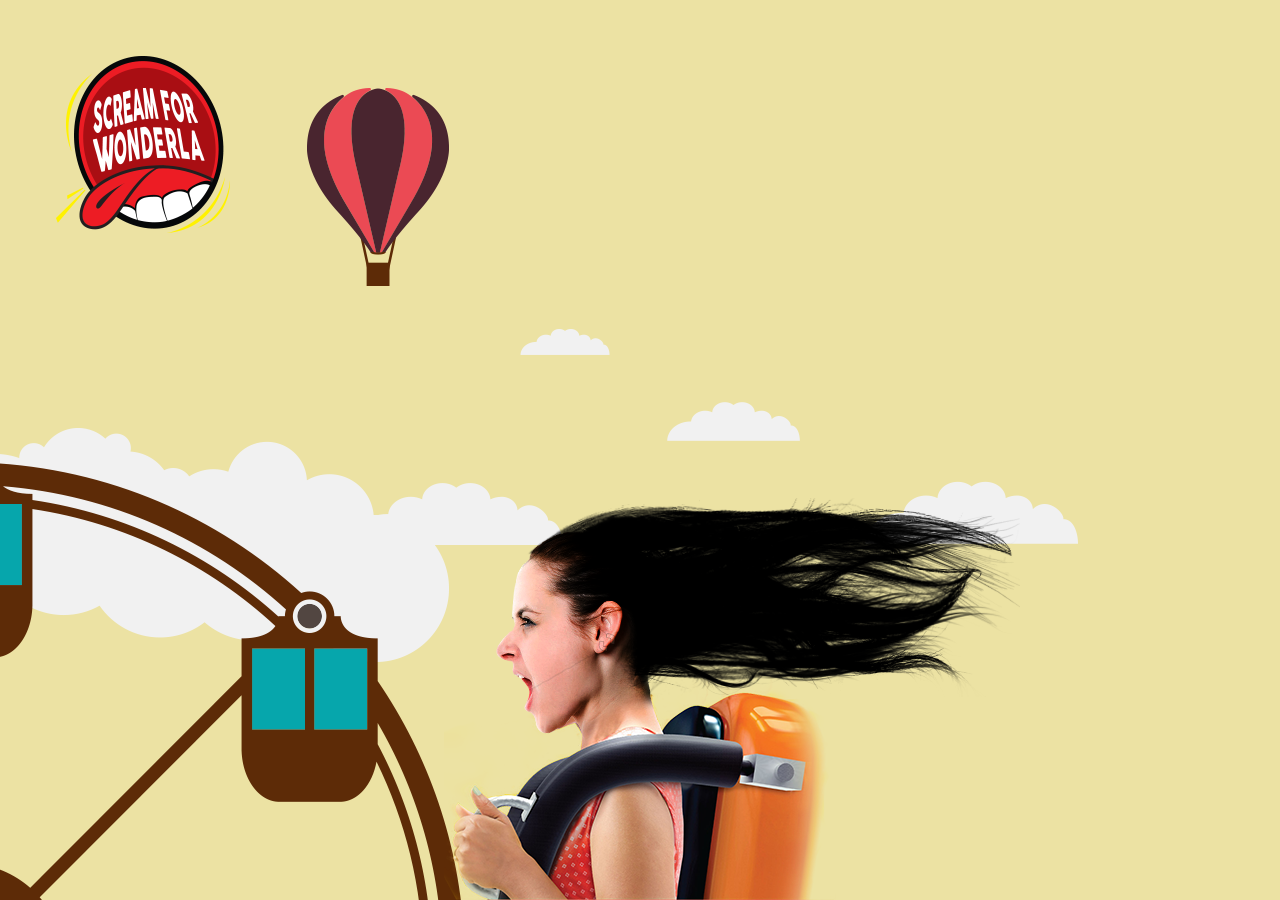
<file: index.html>
<!DOCTYPE html>
<html>

<head>
	<meta http-equiv="Content-Type" content="text/html; charset=utf-8" />
	<title>Scream for Wonderla</title>
	<meta name="viewport" content="width=device-width, initial-scale=1, user-scalable=no">
    <link rel="stylesheet" type="text/css" href="css/animate.css" />
    <link rel="stylesheet" type="text/css" href="css/main.css" />

    <link href='https://fonts.googleapis.com/css?family=Bitter:400,400italic,700' rel='stylesheet' type='text/css'>
    
</head>
<body>

<div class="main screen_height">
    <img id="hidbg" src="images/bg.png" style="opacity:0;" />
    <div class="big_bg"></div>
    <div class="girl"></div>
    <div class="hairwrap">
        <div class="hair hair1"></div>
        <div class="hair hair2"></div>
        <div class="hair hair3"></div>
    </div>
    <a class="logo">
        <img src="images/scream_logo.png">
    </a>
</div>
<!--<audio src="assets/demo.mp3" class="screamaud" autoplay ></audio>    -->

    
<script src="js/jquery-1.11.1.min.js"></script> 
<script src="js/common.js"></script> 
    
    
</body>
</html>
</file>
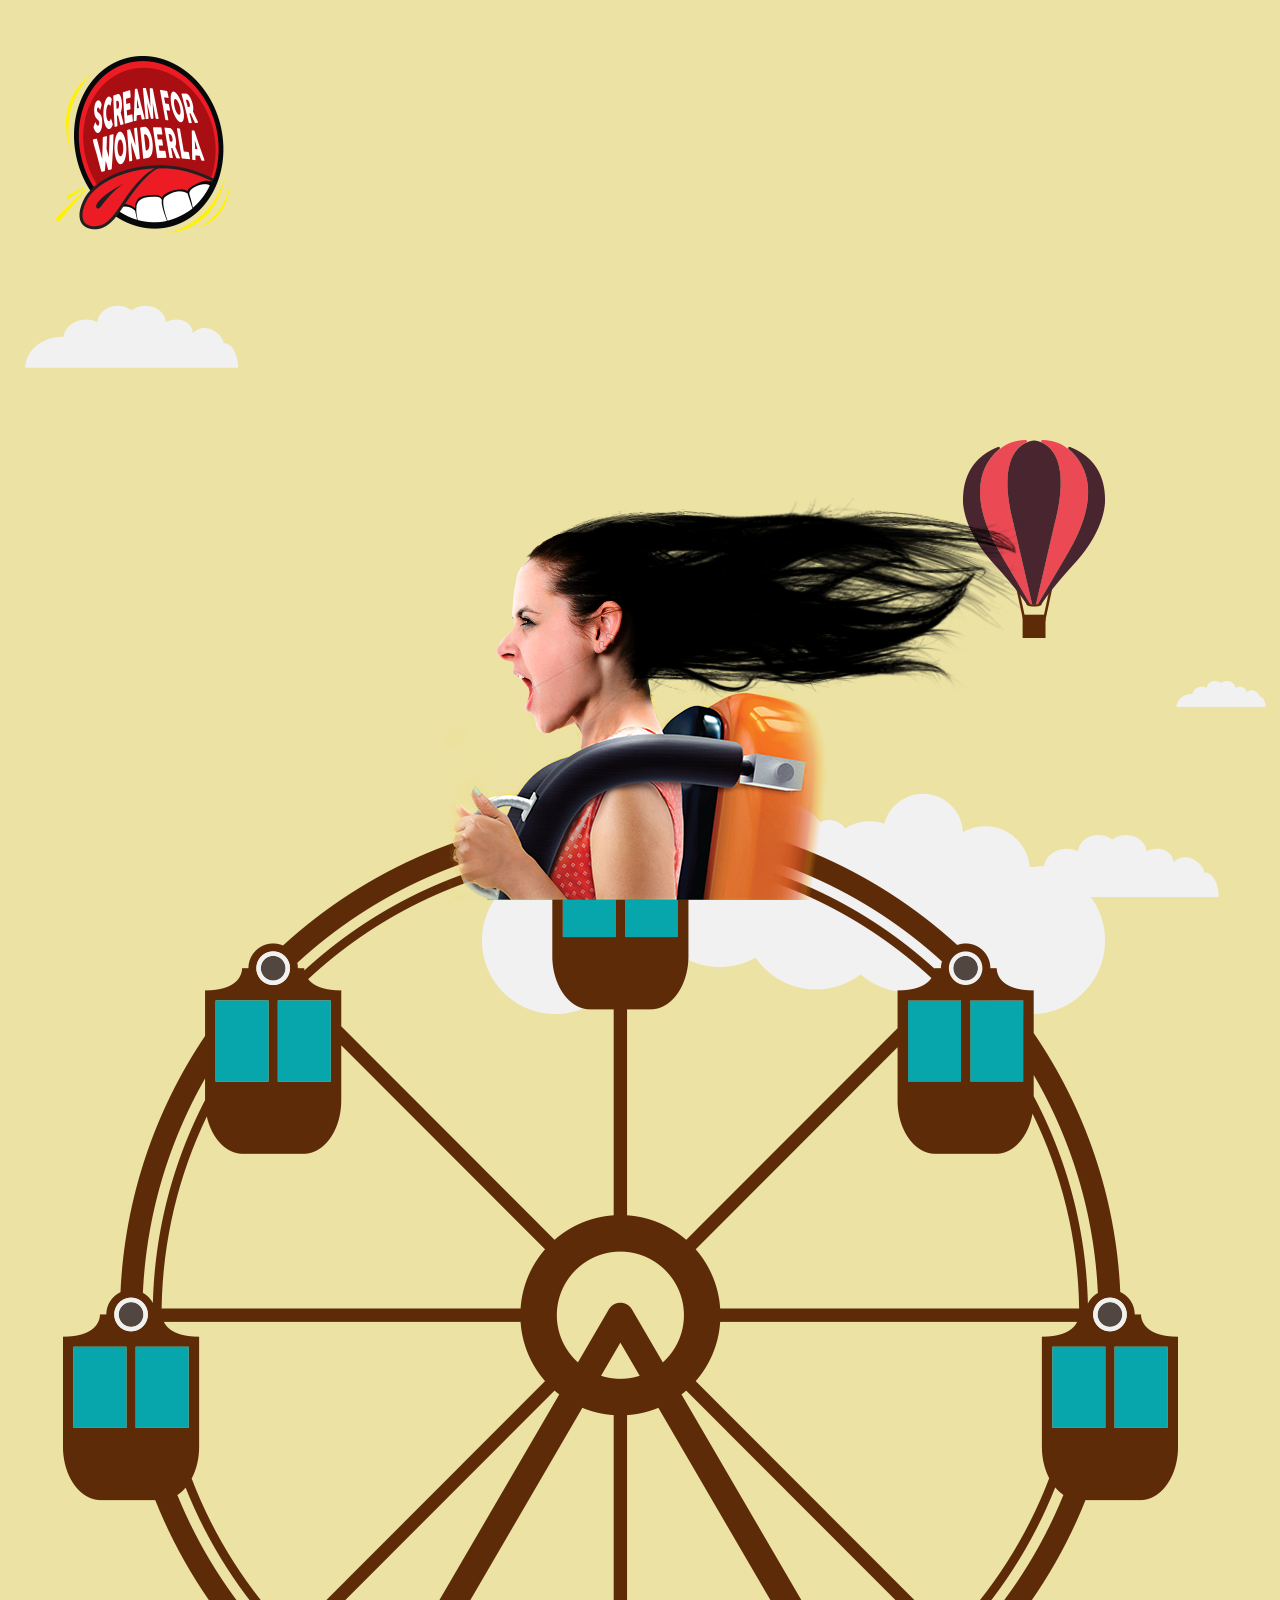
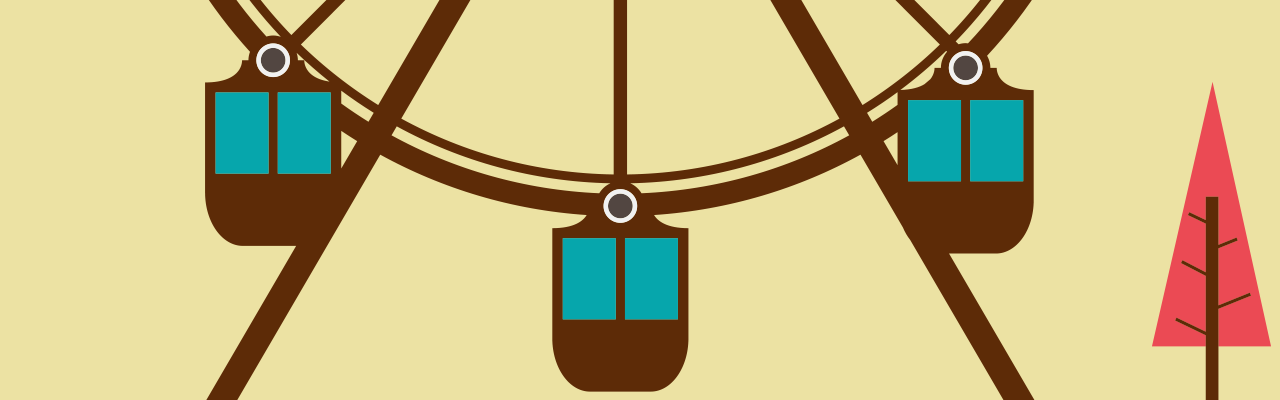
<file: wonderla/index.html>
<!DOCTYPE html>
<html>

<head>
	<meta http-equiv="Content-Type" content="text/html; charset=utf-8" />
	<title>Scream for Wonderla</title>
	<meta name="viewport" content="width=device-width, initial-scale=1, user-scalable=no">
    <link rel="stylesheet" type="text/css" href="css/animate.css" />
    <link rel="stylesheet" type="text/css" href="css/main.css" />

    <link href='https://fonts.googleapis.com/css?family=Bitter:400,400italic,700' rel='stylesheet' type='text/css'>
    
</head>
<body>




<div class="main screen_height">
    <!--<div class="big_bg"></div>-->
    <div id="findImage" class="big_bg" style="overflow:hidden;" >
		<!-- <img id="avatar" src="images/bg.png" style="position:absolute;overflow:hidden;" /> -->
        <div id="avatar" style="position:absolute;height:100%;width:100%">
            <img id="avatar1" src="images/bg.png" style="position:absolute;overflow:hidden;" />
            <img id="avatar2" src="images/bg.png" style="position:absolute;left:100%;overflow:hidden;" />
        </div>
	</div>
    

    <div class="girl"></div>
    <div class="hairwrap">
        <div class="hair hair1"></div>
        <div class="hair hair2"></div>
        <div class="hair hair3"></div>
    </div>
    <a class="logo">
        <img src="images/scream_logo.png">
    </a>
</div>
<!--<audio src="assets/demo.mp3" class="screamaud" autoplay ></audio>    -->

    
<script src="js/jquery-1.11.1.min.js"></script> 
<script src="js/common.js"></script> 
    
    
</body>
</html>
</file>
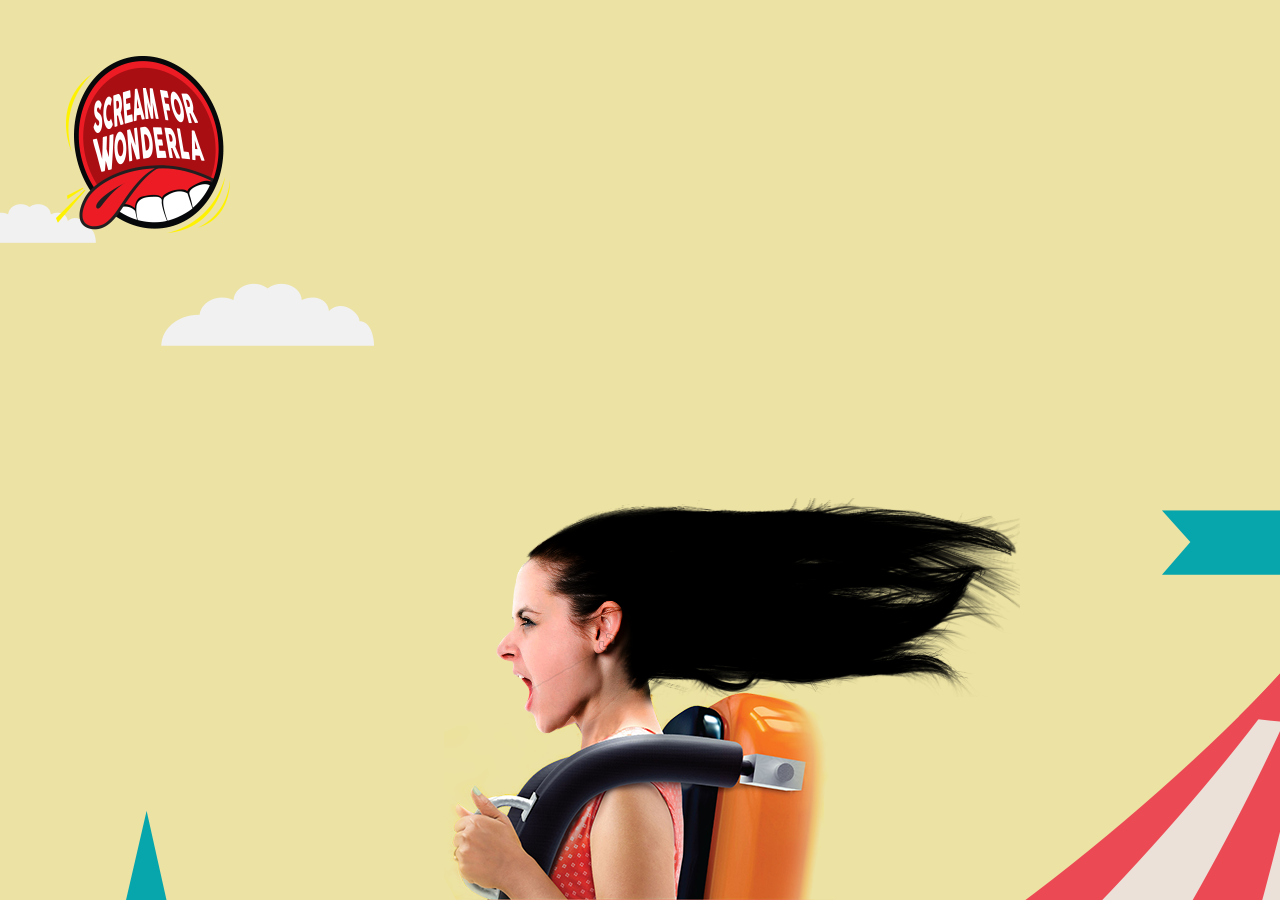
<file: front.html>
<!DOCTYPE html>
<html>

<head>
	<meta http-equiv="Content-Type" content="text/html; charset=utf-8" />
	<title>Scream for Wonderla</title>
	<meta name="viewport" content="width=device-width, initial-scale=1, user-scalable=no">
    <link rel="stylesheet" type="text/css" href="css/animate.css" />
    <link rel="stylesheet" type="text/css" href="css/main.css" />

    <link href='https://fonts.googleapis.com/css?family=Bitter:400,400italic,700' rel='stylesheet' type='text/css'>
    
</head>
<body>

<div class="main screen_height">
    <div class="big_bg"></div>
    <div class="girl"></div>
    <div class="hair hair1"></div>
    <div class="hair hair2"></div>
    <div class="hair hair3"></div>
    <a class="logo">
        <img src="images/scream_logo.png">
    </a>
</div>
<!--<audio src="assets/demo.mp3" class="screamaud" autoplay ></audio>    -->

    
<script src="js/jquery-1.11.1.min.js"></script> 
<script src="js/common.js"></script> 
    
    
</body>
</html>
</file>
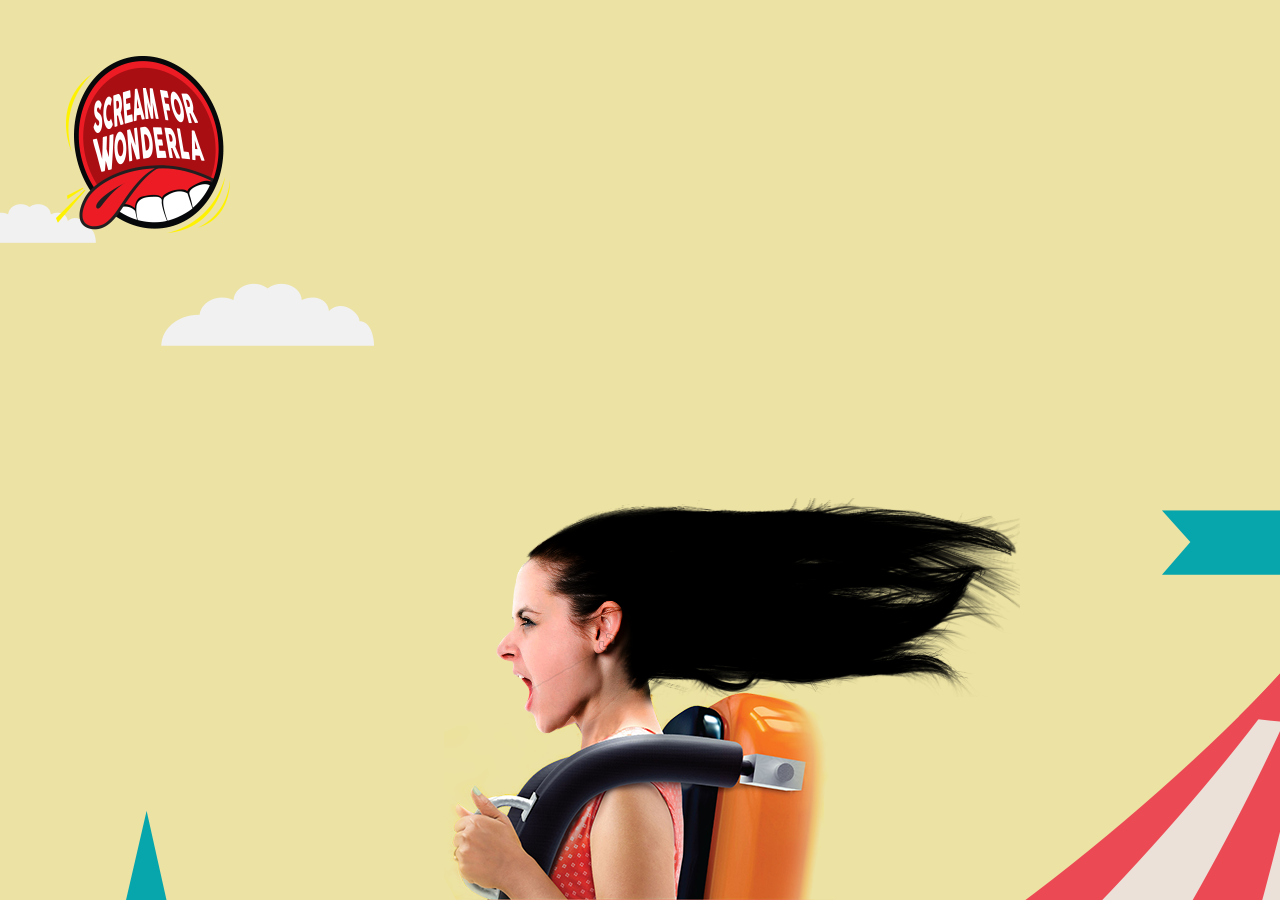
<file: mob.html>
<!DOCTYPE html>
<html>

<head>
	<meta http-equiv="Content-Type" content="text/html; charset=utf-8" />
	<title>Scream for Wonderla</title>
	<meta name="viewport" content="width=device-width, initial-scale=1, user-scalable=no">
    <link rel="stylesheet" type="text/css" href="css/animate.css" />
    <link rel="stylesheet" type="text/css" href="css/main.css" />

    <link href='https://fonts.googleapis.com/css?family=Bitter:400,400italic,700' rel='stylesheet' type='text/css'>
    
</head>
<body>

<div class="main screen_height">
    <div class="big_bg"></div>
    <div class="girl"></div>
    <div class="hairwrap">
        <div class="hair hair1"></div>
        <div class="hair hair2"></div>
        <div class="hair hair3"></div>
    </div>
    <a class="logo">
        <img src="images/scream_logo.png">
    </a>
</div>
<!--<audio src="assets/demo.mp3" class="screamaud" autoplay ></audio>    -->

    
<script src="js/jquery-1.11.1.min.js"></script> 
<script src="js/common.js"></script> 
<script src="js/mobile.js"></script> 

    
    
</body>
</html>
</file>
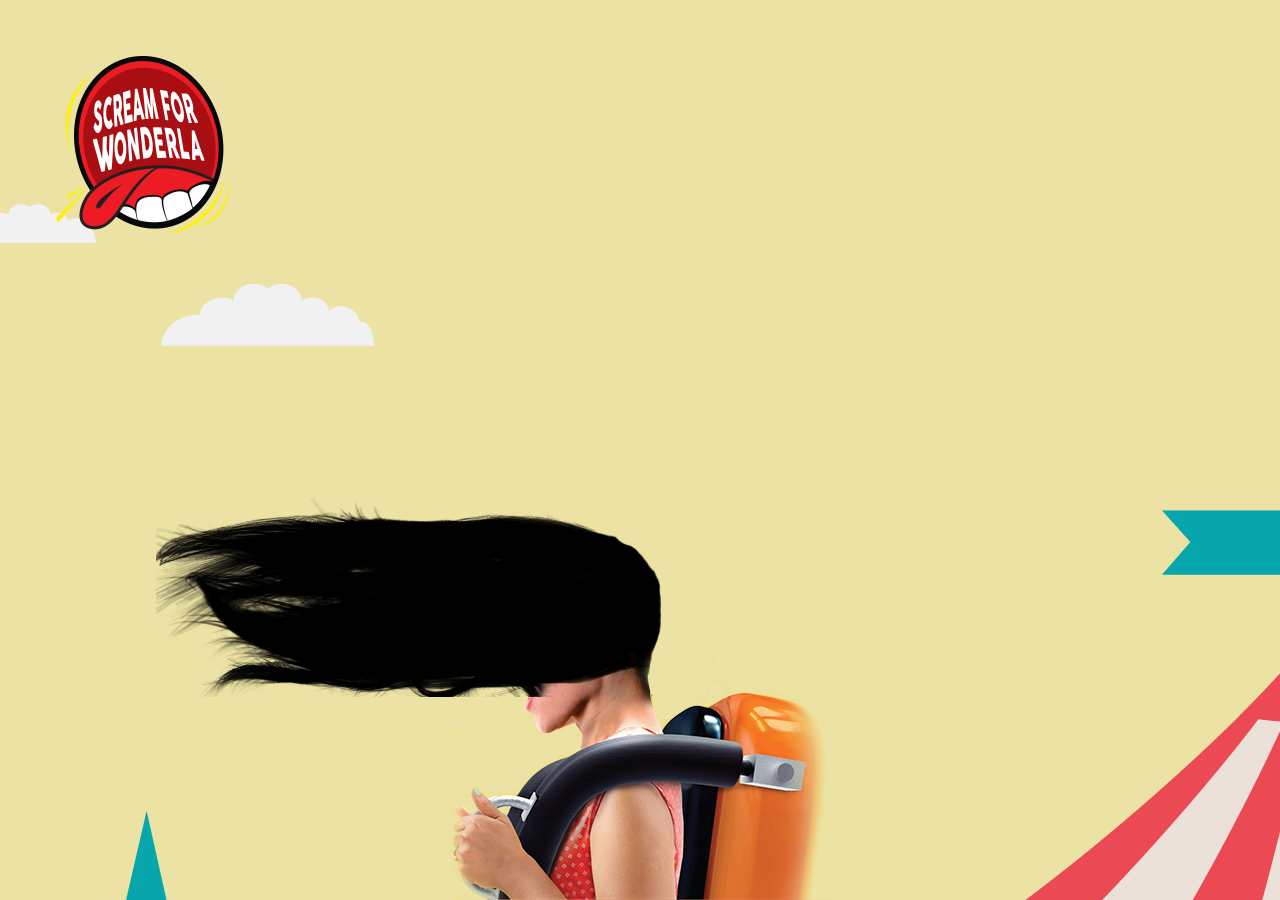
<file: reverse.html>
<!DOCTYPE html>
<html>

<head>
	<meta http-equiv="Content-Type" content="text/html; charset=utf-8" />
	<title>Scream for Wonderla</title>
	<meta name="viewport" content="width=device-width, initial-scale=1, user-scalable=no">
    <link rel="stylesheet" type="text/css" href="css/animate.css" />
    <link rel="stylesheet" type="text/css" href="css/main.css" />

    <link href='https://fonts.googleapis.com/css?family=Bitter:400,400italic,700' rel='stylesheet' type='text/css'>
    <style>
    .hair{margin: 0 0 0 -484px;}
    .hair1{background-position: -57px -960px;}
    .hair2{background-position: -57px -1266px;}
    .hair3{ background-position: -57px -1567px;}
    </style>    
</head>
<body>

<div class="main screen_height">
    <div class="big_bg"></div>
    <div class="girl"></div>
    <div class="hair hair1"></div>
    <div class="hair hair2"></div>
    <div class="hair hair3"></div>
    <a class="logo"> 
        <img src="images/scream_logo.png">
    </a>
</div>
<!--<audio src="assets/demo.mp3" class="screamaud" autoplay ></audio>    -->

    
<script src="js/jquery-1.11.1.min.js"></script> 
<script src="js/common.js"></script> 
    
    
</body>
</html>
</file>
<file: css/main.css>
*, *:after, *:before { -webkit-box-sizing: border-box; -moz-box-sizing: border-box; box-sizing: border-box; }
body, html { font-size: 100%; padding: 0; margin: 0;}
.clearfix:before, .clearfix:after { content: " "; display: table; }
.clearfix:after { clear: both; }

body {
	font-family: 'Oldenburg', cursive;
	color: #777;
	font-size: 16px;
	line-height: 1.6;
}

a {
	color: #539f10;
	text-decoration: none;
}

a:hover,
a:active {
	color: #111;
}

p{
    font-size: 18px;
    line-height: 28px;
}




html{
    height: 100%;
}
body{
    background-color: #ece2a3;
    height: 100%;
    font-family: 'Oldenburg', cursive;
    -webkit-font-smoothing: antialiased;
	-moz-osx-font-smoothing: grayscale;
}
.big_bg{
    background-image: url(../images/bg.png);
    width: 4000px;
    height: 2000px;
    position: absolute;
    z-index: 0;
    left: 50%;
    top: 50%;
    margin: -1000px 0 0 -2000px;
    background-repeat: repeat no-repeat;
    /*animation: bgchange 5s alternate infinite;
    -moz-animation: bgchange 5s alternate infinite;
    -webkit-animation: bgchange 5s alternate infinite;
    -o-animation: bgchange 5s alternate infinite;*/
}

.girl{
    width: 392px;
    height: 413px;
    position: absolute;
    bottom: 0;
    left: 50%;
    margin: 0 0 0 -196px;
    z-index: 1000;
    background-image: url(../images/girl.png);
}
.hair{
    width: 494px;
    height: 199px;
    position: absolute;
    bottom: 203px;
    left: 50%;
    z-index: 1000;
    background-image: url(../sprites.png);
    margin: 0 0 0 -114px;
    /*background-color: rgba(255,0,0,0.3);*/
    /*animation: hair 0.02s infinite;*/
    background-position: -57px -69px;
    transform-origin :left;
}
.hair1{background-position: -57px -63px;}

.hair2{background-position: -57px -366px;}

.hair3{ background-position: -57px -666px;}


.reverse .hair{ transform-origin :right;
    margin: 0 0 0 -484px;}
.reverse .hair1{background-position: -57px -960px;}
.reverse .hair2{background-position: -57px -1266px;}
.reverse .hair3{ background-position: -57px -1567px;}

@keyframes bgchange{
    0%{background-position: 0px 0px;}
    100%{background-position: 4000px 0px ;}
}
@-webkit-keyframes bgchange{
    0%{background-position: 0px 0px;}
    100%{background-position: 4000px 0px ;}
}
@-moz-keyframes bgchange{
    0%{background-position: 0px 0px;}
    100%{background-position: 4000px 0px ;}
}
@-o-keyframes bgchange{
    0%{background-position: 0px 0px;}
    100%{background-position: 4000px 0px ;}
}



.logo{
    width: 192px;
    height: 193px;
    position: absolute;
    top: 50px;
    left: 50px;
}
.logo img{
    display: block;
}
.main{
    overflow: hidden;
    position: relative;
}
</file>
<file: wonderla/css/main.css>
*, *:after, *:before { -webkit-box-sizing: border-box; -moz-box-sizing: border-box; box-sizing: border-box; }
body, html { font-size: 100%; padding: 0; margin: 0;}
.clearfix:before, .clearfix:after { content: " "; display: table; }
.clearfix:after { clear: both; }

body {
	font-family: 'Oldenburg', cursive;
	color: #777;
	font-size: 16px;
	line-height: 1.6;
    overflow: hidden;
}

a {
	color: #539f10;
	text-decoration: none;
}

a:hover,
a:active {
	color: #111;
}

p{
    font-size: 18px;
    line-height: 28px;
}




html{
    height: 100%;
}
body{
    background-color: #000000;
    height: 100%;
    font-family: 'Oldenburg', cursive;
    -webkit-font-smoothing: antialiased;
	-moz-osx-font-smoothing: grayscale;
}
.big_bg1{
    background-image: url(../images/bg.png);
    background-repeat :repeat-x;
    background-size: cover;
    width: 4000px;
    height: 2000px;
    position: relative;
    z-index: 0;
    left: 50%;
    top: 50%;
    margin: -1000px 0 0 -2000px;
    overflow: auto;
    background-size: 100%;
    /*animation: bgchange 5s alternate infinite;
    -moz-animation: bgchange 5s alternate infinite;
    -webkit-animation: bgchange 5s alternate infinite;
    -o-animation: bgchange 5s alternate infinite;*/
}

.big_bg_old{
    background-image: url(../images/bg.png);
    background-repeat :repeat-x;
    background-size: cover;
    width: 4000px;
    height: 2000px;
    position: relative;
    z-index: 0;
    left: 50%;
    top: 50%;
    margin: -1000px 0 0 -2000px;
    overflow: auto;
    background-size: 100%;
    /*animation: bgchange 5s alternate infinite;
    -moz-animation: bgchange 5s alternate infinite;
    -webkit-animation: bgchange 5s alternate infinite;
    -o-animation: bgchange 5s alternate infinite;*/
}

.girl{
    width: 392px;
    height: 413px;
    position: absolute;
    bottom: 0;
    left: 50%;
    margin: 0 0 0 -196px;
    z-index: 1000;
    background-image: url(../images/girl.png);
}
.hair{
    width: 494px;
    height: 199px;
    position: absolute;
    bottom: 203px;
    left: 50%;
    z-index: 1000;
    background-image: url(../sprites.png);
    margin: 0 0 0 -114px;
    /*background-color: rgba(255,0,0,0.3);*/
    /*animation: hair 0.02s infinite;*/
    background-position: -57px -69px;
    transform-origin :left;
}
.hair1{background-position: -57px -63px;}

.hair2{background-position: -57px -366px;}

.hair3{ background-position: -57px -666px;}


.reverse .hair{ transform-origin :right;
    margin: 0 0 0 -484px;}
.reverse .hair1{background-position: -57px -960px;}
.reverse .hair2{background-position: -57px -1266px;}
.reverse .hair3{ background-position: -57px -1567px;}

@keyframes bgchange{
    0%{background-position: 0px 0px;}
    100%{background-position: 4000px 0px ;}
}
@-webkit-keyframes bgchange{
    0%{background-position: 0px 0px;}
    100%{background-position: 4000px 0px ;}
}
@-moz-keyframes bgchange{
    0%{background-position: 0px 0px;}
    100%{background-position: 4000px 0px ;}
}
@-o-keyframes bgchange{
    0%{background-position: 0px 0px;}
    100%{background-position: 4000px 0px ;}
}



.logo{
    width: 192px;
    height: 193px;
    position: absolute;
    top: 50px;
    left: 50px;
}
.logo img{
    display: block;
}
.main{
    overflow: hidden;
    /*position: relative;
}
</file>
